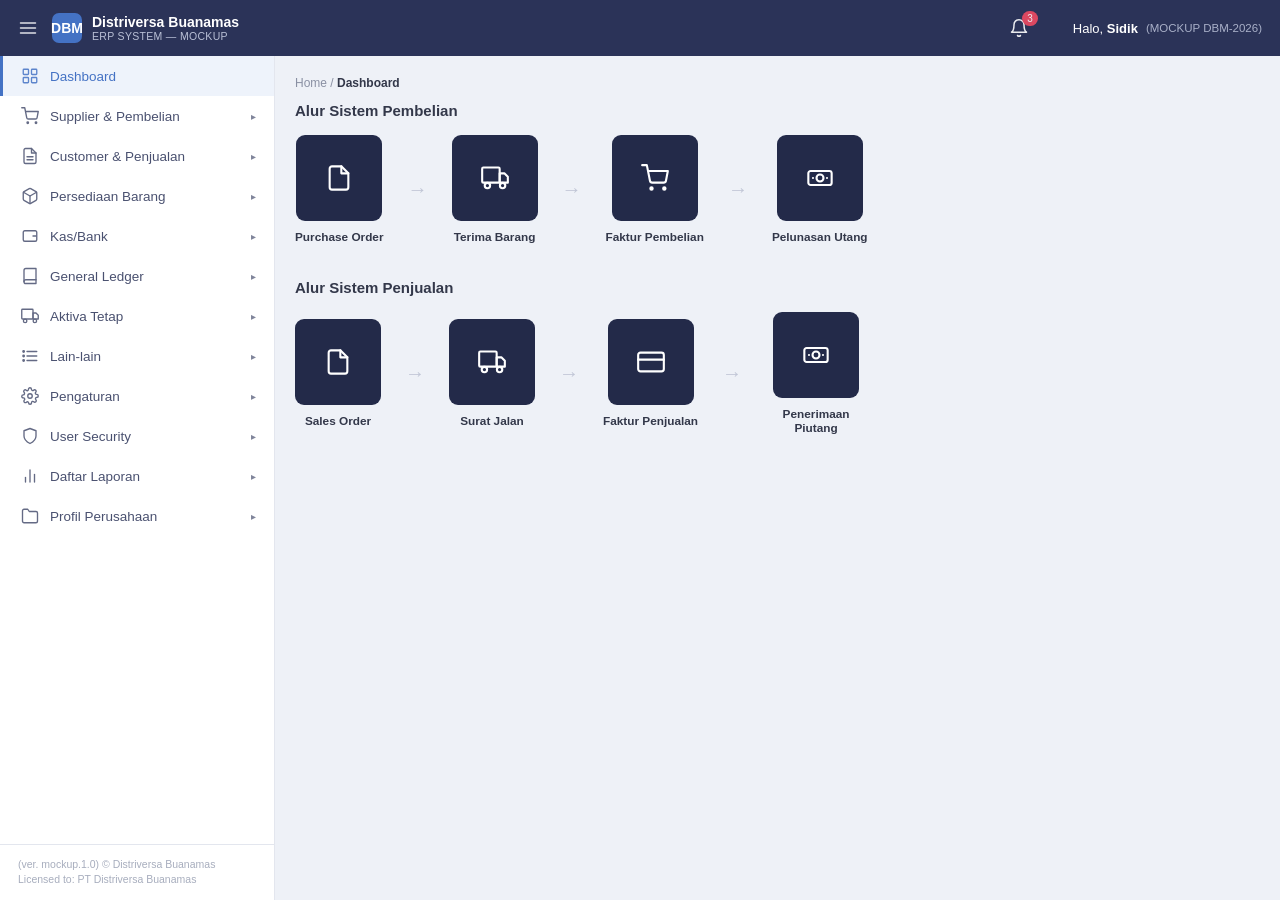
<file: index.html>
<!DOCTYPE html>
<html lang="id">
<head>
<meta charset="UTF-8">
<meta name="viewport" content="width=device-width, initial-scale=1.0">
<title>PT Distriversa Buanamas — ERP Mockup</title>
<link rel="stylesheet" href="css/style.css">
</head>
<body>
<div class="topbar">
  <div class="left">
    <span class="hamburger" id="hamburgerBtn"></span>
    <div class="brand">
      <div class="logo-badge">DBM</div>
      <div class="full-name">Distriversa Buanamas<small>ERP SYSTEM — MOCKUP</small></div>
    </div>
  </div>
  <div class="topbar-right">
    <span class="icon-wrap" id="notifBtn" title="Notifikasi"><span class="badge" id="notifBadge" style="display:none;"></span></span>
    <span class="icon-wrap" title="Keamanan"></span>
    <div class="user-greet">
      <span>Halo, <span class="uname">Sidik</span></span>
      <span class="udemo">(MOCKUP DBM-2026)</span>
    </div>
  </div>
</div>

<div class="layout" id="layout">
  <aside class="sidebar">
    <div class="sidebar-scroll" id="sidebarScroll"></div>
    <div class="sidebar-footer">
      (ver. mockup.1.0) &copy; Distriversa Buanamas<br>
      Licensed to: PT Distriversa Buanamas
    </div>
  </aside>
  <main class="content" id="content"></main>
</div>

<!-- Vendor library (Chart.js, dibundel lokal supaya tidak butuh koneksi internet) -->
<script src="js/vendor/chart.umd.js"></script>
<!-- App scripts: urutan load penting (data/menu dipakai oleh app.js) -->
<script src="js/icons.js"></script>
<script src="js/data.js"></script>
<script src="js/menu.js"></script>
<script src="js/core.js"></script>
</body>
</html>
</file>
<file: css/style.css>
:root{
  --navy:#2b3358;
  --navy-2:#232a49;
  --blue:#4472c4;
  --blue-light:#29b6f6;
  --bg:#eef1f7;
  --card-bg:#ffffff;
  --text:#33384a;
  --text-light:#8a90a3;
  --border:#e3e6ee;
  --red:#ef4b62;
  --teal:#17c3c3;
  --yellow:#f0b429;
  --green:#27ae60;
}
*{box-sizing:border-box;margin:0;padding:0;}
body{font-family:'Segoe UI',Arial,sans-serif;background:var(--bg);color:var(--text);font-size:14px;}
a{color:inherit;text-decoration:none;}

/* ===== Topbar ===== */
.topbar{height:56px;background:var(--navy);color:#fff;display:flex;align-items:center;justify-content:space-between;padding:0 18px;position:sticky;top:0;z-index:50;}
.topbar .left{display:flex;align-items:center;gap:14px;}
.hamburger{cursor:pointer;opacity:.85;display:flex;}
.brand{display:flex;align-items:center;gap:10px;font-weight:600;font-size:17px;}
.brand .logo-badge{width:30px;height:30px;border-radius:7px;background:var(--blue);display:flex;align-items:center;justify-content:center;font-weight:700;font-size:14px;flex-shrink:0;}
.brand .full-name{font-size:14px;font-weight:600;}
.brand .full-name small{display:block;font-size:10.5px;font-weight:400;color:#b9c0d6;letter-spacing:.03em;}
.topbar-right{display:flex;align-items:center;gap:22px;font-size:13px;}
.icon-wrap{position:relative;cursor:pointer;opacity:.9;display:flex;}
.icon-wrap svg{flex-shrink:0;}
.badge{position:absolute;top:-7px;right:-9px;background:var(--red);color:#fff;font-size:10px;padding:1px 5px;border-radius:8px;line-height:1.3;}
/* 2026-08-24 — dropdown notifikasi topbar (fitur "Notifikasi Stock
   Request Baru"). PERTAMA KALINYA mockup ini punya panel dropdown
   yang benar-benar mengambang (position:absolute, bukan modal-overlay
   di tengah layar) — dianchor ke .icon-wrap (#notifBtn) yang sudah
   position:relative sejak awal untuk .badge, jadi cukup ditambah
   panelnya sebagai child ke-3 elemen itu. */
.notif-dropdown{position:absolute;top:32px;right:-14px;width:340px;max-width:88vw;background:var(--card-bg);color:var(--text);border-radius:8px;box-shadow:0 10px 28px rgba(20,20,40,.28);z-index:120;overflow:hidden;text-align:left;cursor:default;}
.notif-dropdown-header{background:var(--navy-2);color:#fff;padding:10px 14px;font-size:12.8px;font-weight:700;}
.notif-list{max-height:360px;overflow-y:auto;}
.notif-item{padding:9px 14px;border-bottom:1px solid var(--border);cursor:pointer;}
.notif-item:last-child{border-bottom:none;}
.notif-item:hover{background:#f4f6fb;}
.notif-item .notif-title{display:flex;align-items:center;gap:6px;font-size:12.6px;font-weight:700;color:var(--blue);}
.notif-item .notif-title svg{flex-shrink:0;color:var(--blue);}
.notif-item .notif-sub{font-size:11.5px;color:var(--text);margin:2px 0 0 20px;}
.notif-item .notif-date{font-size:10.8px;color:var(--text-light);margin:2px 0 0 20px;}
.notif-empty{padding:22px 14px;text-align:center;color:var(--text-light);font-size:12.3px;}
.user-greet{display:flex;align-items:center;gap:8px;white-space:nowrap;}
.user-greet .uname{font-weight:600;}
.user-greet .udemo{color:#a9b0c8;font-size:11.5px;}

/* ===== Layout ===== */
.layout{display:flex;min-height:calc(100vh - 56px);}
.sidebar{width:275px;background:#fff;border-right:1px solid var(--border);flex-shrink:0;display:flex;flex-direction:column;transition:width .15s,opacity .1s;}
.sidebar-scroll{overflow-y:auto;flex:1;padding-bottom:6px;}
.layout.collapsed .sidebar{width:0;opacity:0;overflow:hidden;border:none;}

.menu-top{display:flex;align-items:center;gap:11px;padding:11px 18px;cursor:pointer;color:#4a5170;font-size:13.5px;border-left:3px solid transparent;user-select:none;}
.menu-top svg{flex-shrink:0;opacity:.85;}
.menu-top:hover{background:#f4f6fb;}
.menu-top.active-parent{background:var(--navy);color:#fff;border-left-color:var(--blue-light);}
.menu-top.active-parent svg{opacity:1;}
.menu-top .chev{margin-left:auto;font-size:10px;transition:transform .15s;opacity:.7;}
.menu-top.open .chev{transform:rotate(90deg);}
.menu-top.leaf.current{background:#eef3fb;color:var(--blue);border-left-color:var(--blue);}

.submenu{display:none;padding:2px 0 10px 0;background:#fafbfd;}
.submenu.open{display:block;}
.submenu-header{font-size:10.5px;font-weight:700;color:#a7adbd;text-transform:uppercase;padding:12px 18px 5px 45px;letter-spacing:.04em;}
.submenu-item{display:flex;align-items:center;gap:9px;padding:6.5px 18px 6.5px 45px;font-size:12.8px;color:#5b6178;cursor:pointer;}
.submenu-item:hover{background:#eef1f9;color:var(--blue);}
.submenu-item.current{color:var(--blue);font-weight:600;background:#e9f0fb;}
.submenu-item .dot{width:6px;height:6px;border-radius:50%;border:1.6px solid #b7bccb;flex-shrink:0;}
.submenu-item.current .dot{border-color:var(--blue);background:var(--blue);}

.sidebar-footer{padding:12px 18px;border-top:1px solid var(--border);font-size:10.5px;color:#a7adbd;line-height:1.5;}

/* ===== Content ===== */
.content{flex:1;padding:20px;overflow-x:hidden;min-width:0;}
.breadcrumb{font-size:12px;color:var(--text-light);margin-bottom:12px;}
.breadcrumb b{color:var(--text);font-weight:600;}

.kpi-row{display:flex;gap:16px;margin-bottom:18px;flex-wrap:wrap;}
.kpi-card{flex:1;min-width:225px;border-radius:9px;padding:18px 20px;color:#fff;position:relative;overflow:hidden;display:flex;flex-direction:column;justify-content:center;gap:3px;min-height:74px;}
.kpi-card .kpi-icon{position:absolute;left:14px;top:50%;transform:translateY(-50%);font-size:20px;opacity:.28;}
.kpi-card .kpi-icon svg{width:34px;height:34px;}
.kpi-card .kpi-value{font-size:25px;font-weight:700;text-align:right;}
.kpi-card .kpi-label{font-size:12.5px;text-align:right;opacity:.95;}
.kpi-red{background:var(--red);} .kpi-teal{background:var(--teal);} .kpi-yellow{background:var(--yellow);} .kpi-green{background:var(--green);}

.card{background:var(--card-bg);border-radius:9px;box-shadow:0 1px 3px rgba(20,20,50,.07);margin-bottom:18px;overflow:hidden;}
.card-header{display:flex;align-items:center;justify-content:space-between;padding:14px 18px;border-bottom:1px solid var(--border);gap:10px;flex-wrap:wrap;}
.card-header h3{font-size:14.5px;font-weight:700;}
.card-header .sub{font-size:11px;color:var(--text-light);font-weight:400;margin-left:6px;}
.card-body{padding:18px;}
.dark-header{background:var(--navy);color:#fff;}
.dark-header h3{color:#fff;display:flex;align-items:center;gap:8px;}
.chip{background:var(--blue-light);color:#0b3a4d;font-size:11.5px;padding:4px 12px;border-radius:14px;font-weight:600;white-space:nowrap;}
.refresh-ic{opacity:.6;cursor:pointer;}

.grid-2{display:grid;grid-template-columns:1fr 1fr;gap:18px;}
.grid-2>.card{min-width:0;}
@media (max-width:1150px){.grid-2{grid-template-columns:1fr;}}

.flow-row{display:flex;gap:24px;align-items:center;flex-wrap:wrap;}
.flow-step{display:flex;flex-direction:column;align-items:center;gap:9px;}
.flow-box{width:86px;height:86px;background:var(--navy-2);border-radius:9px;display:flex;align-items:center;justify-content:center;color:#fff;}
.flow-box svg{width:28px;height:28px;}
.flow-label{font-size:11.8px;font-weight:600;text-align:center;max-width:100px;line-height:1.25;}
.flow-arrow{color:#c1c6d6;font-size:20px;}
.flow-extra{margin-left:110px;margin-top:14px;}
.quick-links{display:flex;gap:16px;margin-top:22px;flex-wrap:wrap;}
.quick-link{flex:1;min-width:150px;background:var(--blue);color:#fff;border-radius:9px;padding:16px;display:flex;flex-direction:column;align-items:center;gap:8px;font-size:12.5px;font-weight:600;text-align:center;cursor:pointer;transition:background .15s;}
.quick-link svg{width:22px;height:22px;}
.quick-link:hover{background:#3a63ac;}

/* Branching flow diagram (grid-based, e.g. Purchase Transaction Flow) */
.flow-grid{display:grid;grid-template-columns:96px 40px 96px 40px 96px 40px 96px;row-gap:24px;align-items:start;overflow-x:auto;padding-bottom:4px;}
.flow-grid .flow-arrow{display:flex;align-items:center;justify-content:center;height:86px;}
.flow-box.quick{background:var(--blue);cursor:pointer;transition:background .15s;}
.flow-box.quick:hover{background:#3a63ac;}

/* Average cycle timeline */
.cycle-row{display:flex;align-items:flex-start;justify-content:space-between;position:relative;padding:10px 6px 4px;gap:6px;}
.cycle-row::before{content:'';position:absolute;left:34px;right:34px;top:29px;height:2px;background:var(--border);z-index:0;}
.cycle-node{display:flex;flex-direction:column;align-items:center;gap:9px;font-size:12px;color:var(--blue);position:relative;z-index:1;max-width:110px;text-align:center;}
.cycle-node .dot{width:12px;height:12px;border-radius:50%;background:#27ae60;border:3px solid #fff;box-shadow:0 0 0 1.5px #27ae60;margin-top:23px;}
.cycle-mid{width:58px;height:58px;border-radius:50%;background:#eef1f7;border:1px solid var(--border);display:flex;align-items:center;justify-content:center;font-weight:700;font-size:13.5px;color:var(--text);position:relative;z-index:1;flex-shrink:0;}

/* Scrollable table body for dashboard widgets */
.scroll-table{max-height:320px;overflow-y:auto;}

table{width:100%;border-collapse:collapse;font-size:12.8px;}
thead th{background:var(--navy);color:#fff;text-align:left;padding:9px 12px;font-weight:600;white-space:nowrap;}
tbody td{padding:8px 12px;border-bottom:1px solid var(--border);color:#454b5f;white-space:nowrap;}
tbody tr:hover{background:#f7f9fd;}
.text-right{text-align:right;}
.table-wrap{overflow-x:auto;}
.table-toolbar{display:flex;justify-content:space-between;align-items:center;padding:12px 18px;gap:10px;flex-wrap:wrap;}
.table-toolbar select,.table-toolbar input{border:1px solid var(--border);border-radius:5px;padding:6px 10px;font-size:12.8px;}
.table-toolbar input{min-width:230px;}
.table-footer{display:flex;justify-content:space-between;align-items:center;padding:12px 18px;font-size:12px;color:var(--text-light);flex-wrap:wrap;gap:8px;}
.pager button{border:1px solid var(--border);background:#fff;padding:5px 10px;margin-right:4px;border-radius:4px;font-size:12px;cursor:pointer;color:var(--text);}
.pager button.active{background:var(--blue);color:#fff;border-color:var(--blue);}

.status-pill{padding:2.5px 10px;border-radius:12px;font-size:11px;font-weight:600;display:inline-block;}
.status-paid{background:#e3f8ec;color:#1a9c53;}
.status-open{background:#eef1f7;color:#7b8194;}
.status-overdue{background:#fdeaec;color:#e0405b;}
.status-aktif{background:#e3f8ec;color:#1a9c53;}
.status-nonaktif{background:#fdeaec;color:#e0405b;}

.placeholder-box{border:1.6px dashed var(--border);border-radius:9px;padding:60px 20px;text-align:center;color:var(--text-light);}
.placeholder-box .pico{margin-bottom:14px;display:flex;justify-content:center;opacity:.5;}
.placeholder-box .pico svg{width:46px;height:46px;}
.placeholder-box p{max-width:420px;margin:6px auto 0;font-size:13px;line-height:1.6;}

.btn-primary{background:var(--blue);color:#fff;border:none;padding:9px 16px;border-radius:6px;font-size:12.8px;font-weight:600;cursor:pointer;display:flex;align-items:center;gap:6px;}
.btn-primary:hover{background:#3a63ac;}
.page-head{display:flex;justify-content:space-between;align-items:flex-start;margin-bottom:14px;flex-wrap:wrap;gap:10px;}
.page-head h2{font-size:18.5px;}
canvas{max-width:100%;}
.footer-note{text-align:center;font-size:11px;color:var(--text-light);padding:18px 0 6px;}

.profile-grid{display:grid;grid-template-columns:180px 1fr;row-gap:14px;column-gap:16px;max-width:640px;}
.profile-grid dt{color:var(--text-light);font-size:12.8px;}
.profile-grid dd{font-weight:600;font-size:13.5px;}
.report-list{display:grid;grid-template-columns:repeat(auto-fill,minmax(230px,1fr));gap:14px;}
.report-item{display:flex;align-items:center;gap:12px;background:#fff;border:1px solid var(--border);border-radius:8px;padding:14px;cursor:pointer;}
.report-item:hover{border-color:var(--blue);}
.report-item .ric{width:38px;height:38px;border-radius:8px;background:#eaf1fb;color:var(--blue);display:flex;align-items:center;justify-content:center;flex-shrink:0;}
.report-item .ric svg{width:19px;height:19px;}
.report-item .rtitle{font-size:12.8px;font-weight:600;}

/* ===== Icon buttons (tabel Ubah/Hapus) ===== */
.icon-btn{width:30px;height:30px;border-radius:5px;border:none;display:inline-flex;align-items:center;justify-content:center;cursor:pointer;color:#fff;}
.icon-btn svg{width:15px;height:15px;}
.icon-btn.edit{background:var(--blue);}
.icon-btn.edit:hover{background:#3a63ac;}
.icon-btn.del{background:var(--red);}
.icon-btn.del:hover{background:#d63c52;}
.gl-account-header td{background:#eaf1fb;font-weight:700;color:var(--navy);}

/* ===== Report Center (menu "Daftar Laporan") — 2026-08-21 =====
   Tabel list report generik (No./Report/Keterangan/Permission
   Code/Print/Edit Report/Reset Report) dipakai bersama oleh 10
   submenu "Daftar Laporan" — lihat js/pages/reports.template.js.
   FIX 2026-08-21 (lanjutan): kolom "Report" & "Keterangan" di
   thead tidak diberi width, jadi dengan table-layout:auto bawaan
   browser, kolom Keterangan (isinya kalimat panjang) melebar
   mengikuti teks terpanjangnya tanpa batas — mendorong Permission
   Code & 3 kolom tombol (Print/Edit Report/Reset Report) keluar
   dari area kartu/viewport (perlu scroll horizontal yang tidak
   disadari user, jadi tombolnya terlihat seperti "tidak ada").
   Diperbaiki dengan table-layout:fixed + width:100% di sini, dan
   width tetap untuk kolom Report (210px, lihat .template.js) —
   kolom Keterangan otomatis mengambil sisa lebar yang ada lalu
   teksnya WAJIB wrap ke baris baru (bukan melebar) via
   overflow-wrap/word-break di bawah. */
.rc-table{table-layout:fixed;width:100%;}
.rc-table th{white-space:normal;font-size:11.5px;text-align:left;}
.rc-table td{font-size:12.6px;vertical-align:middle;white-space:normal;overflow-wrap:break-word;word-break:break-word;}
.rc-group-row td{background:#f2f4f9;font-weight:700;color:var(--navy);font-size:12px;letter-spacing:.02em;padding:8px 12px;}
.rc-ket{color:var(--text-light);}
.rc-icon-btn{width:28px;height:28px;border-radius:5px;border:none;display:inline-flex;align-items:center;justify-content:center;cursor:pointer;color:#fff;}
.rc-icon-btn svg{width:14px;height:14px;}
.rc-icon-btn.rc-print,.rc-icon-btn.rc-edit{background:var(--blue-light);}
.rc-icon-btn.rc-print:hover,.rc-icon-btn.rc-edit:hover{background:#1ba0c9;}
.rc-icon-btn.rc-reset{background:var(--red);}
.rc-icon-btn.rc-reset:hover{background:#d63c52;}
.btn-secondary{background:#eef1f7;color:var(--text);border:none;padding:9px 16px;border-radius:6px;font-size:12.8px;font-weight:600;cursor:pointer;}
.btn-secondary:hover{background:#e3e6ee;}
.btn-danger{background:var(--red);color:#fff;border:none;padding:9px 16px;border-radius:6px;font-size:12.8px;font-weight:600;cursor:pointer;}
.btn-danger:hover{background:#d63c52;}
.btn-teal{background:var(--blue-light);color:#fff;border:none;padding:9px 16px;border-radius:6px;font-size:12.8px;font-weight:600;cursor:pointer;display:inline-flex;align-items:center;gap:6px;}
.btn-teal:hover{background:#1ba0c9;}
.btn-warning{background:var(--yellow);color:#fff;border:none;padding:9px 16px;border-radius:6px;font-size:12.8px;font-weight:600;cursor:pointer;display:inline-flex;align-items:center;gap:6px;white-space:nowrap;}
.btn-warning:hover{background:#d99a1f;}

/* ===== Toggle switch (dipakai di list Jurnal Pembelian: Konsinyasi?/Non Aktif?) ===== */
.toggle-switch{position:relative;display:inline-block;width:40px;height:22px;vertical-align:middle;}
.toggle-switch input{opacity:0;width:0;height:0;}
.toggle-slider{position:absolute;inset:0;background:#ccced8;border-radius:22px;cursor:pointer;transition:.15s;}
.toggle-slider:before{content:'';position:absolute;height:16px;width:16px;left:3px;top:3px;background:#fff;border-radius:50%;transition:.15s;box-shadow:0 1px 2px rgba(0,0,0,.25);}
.toggle-switch input:checked + .toggle-slider{background:var(--blue);}
.toggle-switch input:checked + .toggle-slider:before{transform:translateX(18px);}

/* ===== Alert banner (Jurnal Pembelian: peringatan jurnal sudah dipakai) ===== */
.alert-warning{background:#fdf1cf;color:#6b5215;border:1px solid #f3ddA0;border-radius:7px;padding:12px 16px;font-size:12.8px;font-weight:600;margin-bottom:16px;}

/* ===== Field table (Jurnal Pembelian: Nama Jurnal/Mata Uang/Cabang) ===== */
.field-table{width:100%;border-collapse:collapse;margin-bottom:16px;border:1px solid var(--border);}
.field-table td{padding:10px 14px;border-bottom:1px solid var(--border);vertical-align:middle;font-size:12.8px;}
.field-table tr:last-child td{border-bottom:none;}
.field-table td.flabel{background:#f7f8fb;font-weight:600;color:var(--text);width:160px;white-space:nowrap;}
.field-table td input,.field-table td select{width:100%;border:1px solid var(--border);border-radius:6px;padding:8px 10px;font-size:12.8px;font-family:inherit;}
.field-table td input:disabled,.field-table td input[readonly]{background:#f4f6fb;color:var(--text-light);}
/* Checkbox di dalam .field-table (dipakai Gudang: Default/Gudang Transit/
   Near ED/Reject/Gudang Cadangan/Konsinyasi) TIDAK boleh ikut width:100%
   seperti input teks/select di atas — kalau ikut, layout-nya (bukan
   tampilan visualnya) jadi selebar kolom, mendorong elemen sebaris
   sesudahnya (misal label+input "Hari Peringatan") keluar dari batas
   card. Override width:auto khusus untuk type=checkbox. */
.field-table td input[type=checkbox]{width:auto;vertical-align:middle;}

/* ===== Akun table (Jurnal Pembelian: baris akun label + input+cari+hapus + nama akun) ===== */
.jp-akun-table{width:100%;border-collapse:collapse;border:1px solid var(--border);margin-bottom:18px;}
.jp-akun-table td{padding:9px 14px;border-bottom:1px solid var(--border);vertical-align:middle;font-size:12.8px;}
.jp-akun-table tr:last-child td{border-bottom:none;}
.jp-akun-table td.jp-label{font-weight:600;color:var(--text);width:230px;}
.jp-akun-table td.jp-input{width:220px;}
.jp-akun-table td.jp-input .input-with-btn input{width:90px;}
.jp-akun-table td.jp-nama{color:var(--blue);}
.jp-section-title{font-weight:700;font-size:13.5px;color:var(--text);margin:6px 0 10px;}

/* ===== Modal (Tambah/Ubah/Hapus) ===== */
.modal-overlay{position:fixed;inset:0;background:rgba(20,20,40,.45);display:flex;align-items:center;justify-content:center;z-index:200;}
/* 2026-08-28 — modal dibuat flex-column dgn max-height layar &
   .modal-body yang scroll: modal tinggi (mis. filter FA-10 Lap Umur
   Piutang yang field-nya banyak) tidak lagi terpotong keluar layar —
   header & footer (tombol Close/Show Report) selalu terlihat, isi
   form-nya yang di-scroll. Berlaku global utk semua modal (modal
   pendek tidak terpengaruh karena max-height hanya membatasi). */
.modal-box{background:#fff;border-radius:9px;width:100%;max-width:420px;margin:0 16px;box-shadow:0 10px 40px rgba(0,0,0,.25);overflow:hidden;display:flex;flex-direction:column;max-height:calc(100vh - 48px);}
.modal-header{background:var(--navy);color:#fff;padding:14px 18px;font-size:14.5px;font-weight:700;display:flex;justify-content:space-between;align-items:center;}
.modal-header .close{cursor:pointer;opacity:.8;font-size:20px;line-height:1;}
.modal-header .close:hover{opacity:1;}
.modal-body{padding:20px 18px;overflow-y:auto;flex:1 1 auto;}
.modal-body p{font-size:13px;line-height:1.6;color:var(--text);}
.modal-footer{padding:14px 18px;border-top:1px solid var(--border);display:flex;justify-content:flex-end;gap:10px;}
.form-group{margin-bottom:14px;}
.form-group label{display:block;font-size:12.5px;color:var(--text-light);margin-bottom:6px;font-weight:600;}
.form-group input{width:100%;border:1px solid var(--border);border-radius:6px;padding:9px 12px;font-size:13px;font-family:inherit;}
.form-group input:focus{outline:none;border-color:var(--blue);}
.form-error{display:none;color:var(--red);font-size:11.5px;margin-top:5px;}
.form-group input:disabled,.form-group input[readonly]{background:#f4f6fb;color:var(--text-light);}
.link-add{display:inline-flex;align-items:center;gap:5px;font-size:12.5px;color:var(--blue);font-weight:600;margin-top:8px;text-decoration:none;}
.link-add:hover{text-decoration:underline;}
.btn-pick{padding:4px 12px;font-size:12px;}
/* Teks biru klik-untuk-pilih di dalam tabel picker (dipakai popup
   "Daftar Persediaan" bersama — Kode Barang/Nama Barang, lihat
   openPersediaanPicker() di core.js, sejak 2026-08-12 lanjutan lagi) */
.link-pick{background:none;border:none;padding:0;font:inherit;color:var(--blue);font-weight:600;cursor:pointer;text-align:left;}
.link-pick:hover{text-decoration:underline;}
.modal-body .table-wrap{margin-top:4px;}
.modal-body .table-wrap table th,.modal-body .table-wrap table td{padding:8px 10px;font-size:12.5px;}
.page-loading{padding:60px 0;text-align:center;color:var(--text-light);font-size:13px;}

/* ===== Form tambahan (select/textarea, grid 2 kolom, radio, checkbox) ===== */
.form-group select,.form-group textarea{width:100%;border:1px solid var(--border);border-radius:6px;padding:9px 12px;font-size:13px;font-family:inherit;background:#fff;}
.form-group select:focus,.form-group textarea:focus{outline:none;border-color:var(--blue);}
.form-group textarea{resize:vertical;min-height:64px;}
.form-grid{display:grid;grid-template-columns:1fr 1fr;column-gap:24px;}
@media (max-width:900px){.form-grid{grid-template-columns:1fr;}}
.form-grid-3{display:grid;grid-template-columns:1fr 1fr 1fr 1fr;column-gap:14px;}
@media (max-width:900px){.form-grid-3{grid-template-columns:1fr 1fr;}}
.form-section{margin:22px 0 14px;padding-top:16px;border-top:1px solid var(--border);font-size:13.5px;font-weight:700;color:var(--navy);display:flex;align-items:center;gap:8px;}
.field-pair{display:flex;gap:10px;}
.field-pair>div{flex:1;}
.field-pair select{width:auto;min-width:90px;}
.input-with-btn{display:flex;gap:8px;}
.input-with-btn input{flex:1;}
.radio-inline{display:flex;gap:20px;align-items:center;padding-top:6px;}
.radio-inline label{display:flex;align-items:center;gap:6px;font-weight:400;font-size:13px;color:var(--text);cursor:pointer;}
.radio-inline input{width:auto;}
.checkbox-row{display:flex;align-items:center;gap:8px;margin:12px 0;}
.checkbox-row label{font-weight:400;font-size:13px;color:var(--text);cursor:pointer;}
.checkbox-row input{width:auto;}
.form-page-actions{display:flex;justify-content:flex-end;gap:10px;margin-top:22px;padding-top:16px;border-top:1px solid var(--border);}
.btn-outline{background:#fff;color:var(--blue);border:1px solid var(--blue);padding:8px 14px;border-radius:6px;font-size:12.3px;font-weight:600;cursor:pointer;display:inline-flex;align-items:center;gap:6px;white-space:nowrap;}
.btn-outline:hover{background:#eaf1fb;}

/* Tombol toggle Status (Active/Non Active) — kolom Status di list
   Daftar Aktiva Tetap & tombol "Ubah Status" di form Master Fixed
   Asset (js/pages/fixed-asset.*, 2026-08-26). ".active" = aset
   sedang Active (tombol biru, aksi klik = nonaktifkan); ".nonactive"
   = aset sedang Non Active (tombol abu-abu, aksi klik = aktifkan). */
.btn-status-toggle{border:none;padding:6px 12px;border-radius:6px;font-size:11.8px;font-weight:600;cursor:pointer;white-space:nowrap;}
.btn-status-toggle.active{background:var(--blue);color:#fff;}
.btn-status-toggle.active:hover{background:#3a63ac;}
.btn-status-toggle.nonactive{background:#e2e5ec;color:var(--text-light);}
.btn-status-toggle.nonactive:hover{background:#d3d7e0;}

/* Tombol "Batalkan" gaya teks-polos (tanpa border/background) — dipakai
   pertama kali di form Master Sales Office (screenshot MASERP 2026-08-18
   menunjukkan "Batalkan" sebagai teks biru polos, BEDA dari .btn-outline
   yang punya border, dipakai form-page-actions modul lain seperti Rayon/
   Wilayah/Group User/Master User). Dibuat class terpisah supaya modul lain
   yang screenshot-nya memang menunjukkan tombol bordered tetap pakai
   .btn-outline apa adanya. */
.btn-link-plain{background:none;border:none;color:var(--blue);font-weight:600;font-size:12.8px;cursor:pointer;padding:9px 6px;}
.btn-link-plain:hover{text-decoration:underline;}

/* Ikon sort dekoratif kecil di header kolom list — dipakai pertama kali
   di Master Sales Office (screenshot menunjukkan ikon panah kecil di
   beberapa header kolom). Non-fungsional (murni visual), modul lain tidak
   memakainya karena screenshot masing-masing tidak menunjukkannya jelas. */
.th-sort{color:var(--text-light);font-size:10px;margin-left:4px;}
.toolbar-actions{display:flex;gap:8px;flex-wrap:wrap;justify-content:flex-end;}
.form-group input.readonly-cell,.form-group select.readonly-cell{background:#f4f6fb;color:var(--text-light);}

/* ===== Icon buttons tambahan (Stock Request: Lihat/Cetak) ===== */
.icon-btn.view{background:var(--navy-2);}
.icon-btn.view:hover{background:#171c33;}
.icon-btn.print{background:var(--teal);}
.icon-btn.print:hover{background:#12a3a3;}

/* ===== Status text (Stock Request: OPEN/CLOSED) ===== */
.st-open{color:var(--green);font-weight:700;}
.st-closed{color:var(--red);font-weight:700;}

/* ===== Group collapsible (Stock Request: Rincian per kategori) ===== */
.sr-group-block{border:1px solid var(--border);border-radius:7px;margin-bottom:16px;overflow:hidden;}
.sr-group-bar{display:flex;justify-content:space-between;align-items:center;background:#fbebea;color:#c0392b;font-weight:700;font-size:13px;padding:10px 14px;cursor:pointer;user-select:none;}
.sr-group-bar .chev{transition:transform .15s;display:flex;}
.sr-group-bar.open .chev{transform:rotate(180deg);}
.sr-group-body{display:none;}
.sr-group-body.open{display:block;}
.sr-detail-table{width:100%;border-collapse:collapse;}
.sr-detail-table th{background:#f7f8fb;color:var(--text);font-weight:700;text-align:left;padding:8px 12px;font-size:12px;border-bottom:1px solid var(--border);}
.sr-detail-table td{padding:8px 12px;border-bottom:1px solid var(--border);font-size:12.8px;}
.sr-detail-table tr:last-child td{border-bottom:none;}
.sr-detail-table input[type="number"]{width:90px;border:1px solid var(--border);border-radius:5px;padding:6px 8px;font-size:12.8px;}
.sr-detail-table input[type="number"]:disabled{background:#f4f6fb;color:var(--text-light);}
.sr-detail-table input[type="checkbox"]{width:16px;height:16px;cursor:pointer;}

/* ===== Chip button (Stock Request: filter periode di list) ===== */
.chip-btn{background:var(--blue-light);color:#fff;border:none;font-size:12px;padding:7px 14px;border-radius:6px;font-weight:600;cursor:pointer;display:inline-flex;align-items:center;gap:6px;}
.chip-btn:hover{background:#1ba0c9;}

/* ===== Purchase Order: grid 3 kolom, tombol cetak kecil di list,
   tabel rincian barang (banyak kolom kalkulasi), radio vertikal,
   kotak upload dekoratif ===== */
.po-grid-3{display:grid;grid-template-columns:1fr 1fr 1fr;column-gap:20px;}
@media (max-width:900px){.po-grid-3{grid-template-columns:1fr;}}
.po-grid-3 .form-group{margin-bottom:14px;}

.cetak-btn{background:var(--blue-light);color:#fff;border:none;padding:4px 10px;border-radius:5px;font-size:10.8px;font-weight:600;cursor:pointer;margin-top:4px;}
.cetak-btn:hover{background:#1ba0c9;}

.radio-group{display:flex;flex-direction:column;gap:10px;}
.radio-group label{display:flex;align-items:center;gap:8px;font-size:13px;color:var(--text);cursor:pointer;font-weight:400;}
.radio-group input{width:auto;}

.upload-box{border:1px solid var(--border);border-radius:6px;min-height:64px;overflow-y:auto;padding:6px 10px;font-size:12px;color:var(--text-light);background:#f9fafc;}

/* Kotak preview kecil dipakai sub-grid Legalitas Outlet/Pemilik (Master
   Customer) — placeholder thumbnail hasil "Upload File" per baris,
   dekoratif (tidak ada upload sungguhan di mockup ini). */
.leg-preview{width:56px;height:38px;border:1px dashed var(--border);border-radius:4px;background:#f9fafc;display:flex;align-items:center;justify-content:center;color:var(--text-light);}

/* Pager BARU — awalnya khusus sub-grid "Kecamatan" (Master Rayon), gaya
   lain dari .pager standar (First/Previous/1/2/3/Next/Last) dipakai modul
   lain: "First < [kotak nomor halaman] to Y Of Total > Last". FUNGSIONAL
   (bukan dekoratif) — lihat tplRyKecPager()/openRyKecPage() di
   master-rayon.js. Sejak 2026-08-18 dipakai ULANG sebagai pager LIST UTAMA
   (bukan cuma sub-grid) di Group User (menu User Security), sesuai
   screenshot "Daftar Group Hak Akses" yang punya gaya pager identik —
   lihat tplGuPager() di group-user.template.js. Class CSS ini generik
   (tidak spesifik nama "ry"), jadi aman dipakai lintas modul apa pun. */
.ry-kec-pager{display:flex;align-items:center;gap:6px;font-size:12px;color:var(--text-light);flex-wrap:wrap;}
.ry-kec-pager button{border:1px solid var(--border);background:#fff;padding:4px 9px;border-radius:4px;font-size:12px;cursor:pointer;color:var(--text);}
.ry-kec-pager button:disabled{opacity:.45;cursor:default;}
.ry-kec-pager input{width:42px;text-align:center;border:1px solid var(--border);border-radius:4px;padding:4px 6px;font-size:12px;}

.po-textarea{width:100%;border:1px solid var(--border);border-radius:6px;padding:8px 10px;font-size:12.8px;font-family:inherit;resize:vertical;}

.po-item-table{width:100%;border-collapse:collapse;font-size:12.5px;}
.po-item-table th{background:#f7f8fb;color:var(--text);font-weight:700;text-align:left;padding:8px 10px;font-size:11.2px;border-bottom:1px solid var(--border);white-space:nowrap;}
.po-item-table td{padding:6px 8px;border-bottom:1px solid var(--border);vertical-align:middle;}
.po-item-table input,.po-item-table select{width:100%;border:1px solid var(--border);border-radius:5px;padding:6px 8px;font-size:12px;font-family:inherit;}
.po-item-table input[type="number"]{text-align:right;}
.po-item-table input:disabled,.po-item-table textarea:disabled{background:#f4f6fb;color:var(--text-light);}
.po-item-table textarea{width:100%;border:1px solid var(--border);border-radius:5px;padding:6px 8px;font-size:12px;resize:vertical;min-height:34px;font-family:inherit;}
.po-item-table input[type="checkbox"]{width:16px;height:16px;}

/* Tabel "Daftar Inventory" di Price List By Province — 4 kolom Harga
   Jual x 3 sub-kolom (Satuan/Lama/Baru) = 15 kolom total, terlalu
   sempit kalau dipaksa muat 1 layar penuh (input Baru jadi nyaris tak
   kelihatan). Dikasih min-width supaya browser overflow-scroll
   horizontal (.table-wrap sudah overflow-x:auto) alih-alih memampatkan
   tiap kolom sampai tidak terbaca — sama seperti versi asli MASERP
   yang juga scrollable ke kanan untuk kolom Harga Jual 3/4. */
.plz-price-table{min-width:1300px;}
.plz-price-table td:nth-child(6),.plz-price-table td:nth-child(9),.plz-price-table td:nth-child(12),.plz-price-table td:nth-child(15){min-width:90px;}
.po-rincian-table td:nth-child(2),.po-rincian-table td:nth-child(4){min-width:120px;}

/* ===== Picking List: tag input multi-value (field "Picker"), satu-satunya
   komponen CSS BENAR-BENAR baru untuk modul ini — semua yang lain reuse
   .field-table/.field-pair/.input-with-btn/.link-add/.btn-pick/.chip-btn/
   .po-item-table/.icon-btn/.form-page-actions yang sudah ada. Warna chip
   pakai var(--blue-light) (bukan warna baru) supaya konsisten dengan
   .chip-btn yang sudah ada di list Stock Request/Purchase Order/Sales
   Order. ===== */
.tag-box{display:flex;flex-wrap:wrap;gap:6px;align-items:center;min-height:38px;padding:6px 10px;border:1px solid var(--border);border-radius:6px;background:#fff;}
.tag-chip{display:inline-flex;align-items:center;gap:6px;background:var(--blue-light);color:#fff;font-size:12px;font-weight:600;padding:4px 8px;border-radius:14px;}
.tag-chip .rm{cursor:pointer;font-weight:700;}

/* ===== Picking List: kolom aksi "Checked" — teal, class TERPISAH dari
   .icon-btn.print (walau warnanya sama, var(--teal)) supaya semantiknya
   jelas beda aksi (Checked vs Cetak) di markup/kode, bukan reuse literal
   class yang sama. ===== */
.icon-btn.check{background:var(--teal);}
.icon-btn.check:hover{background:#12a3a3;}

/* ===== Invoice: tombol Ubah/Hapus/Posting yang di-disable permanen
   setelah Invoice di-posting (transisi satu arah, lihat komentar
   openInvPostingConfirm() di js/pages/invoice.js) — gap CSS genuinely
   baru, belum ada treatment "disabled" utk .icon-btn di modul manapun
   sebelumnya (Picking List/Sales Order pakai disabled HANYA di
   input/select, bukan tombol icon). ===== */
.icon-btn.disabled,.icon-btn[disabled]{opacity:.4;pointer-events:none;cursor:not-allowed;}

/* ===== Invoice: tab switcher "Detail Transaksi" / "Rincian Jurnal Akun"
   — komponen UI baru, belum ada modul lain di mockup ini yang butuh
   tab. Dibuat minimal (2 tombol toggle underline biru), tanpa animasi. ===== */
.inv-tabs{display:flex;gap:4px;margin:18px 0 14px;border-bottom:1px solid var(--border);}
.inv-tab-btn{background:none;border:none;padding:10px 16px;font-size:13px;font-weight:600;color:var(--text-light);cursor:pointer;border-bottom:2px solid transparent;margin-bottom:-1px;}

/* ===== Monitoring Control Delivery (2026-08-26) =====
   .btn-mcd-teal — tombol "Diterima Customer" pada kolom Update Status.
   Class BARU (bukan reuse .btn-teal yang sudah ada) karena .btn-teal
   ternyata memakai var(--blue-light) (cyan-biru), BUKAN var(--teal)
   asli (#17c3c3, sudah dipakai .icon-btn.check/.icon-btn.print) — warna
   turquoise di screenshot cocok dgn var(--teal) asli, bukan .btn-teal
   yang namanya menyesatkan. */
.btn-mcd-teal{background:var(--teal);color:#fff;border:none;padding:7px 12px;border-radius:5px 0 0 5px;font-size:12px;font-weight:600;cursor:pointer;display:inline-flex;align-items:center;gap:5px;white-space:nowrap;}
.btn-mcd-teal:hover{background:#12a3a3;}
.mcd-action-wrap{display:inline-flex;gap:1px;align-items:center;}
.mcd-action-wrap .icon-btn.refresh{border-radius:0 5px 5px 0;}

/* Tombol refresh (dekoratif) di sebelah .btn-mcd-teal — kuning, belum
   ada variant .icon-btn ini sebelumnya (.btn-warning yang ada berupa
   tombol teks penuh, bukan icon-btn bujur sangkar). */
.icon-btn.refresh{background:var(--yellow);}
.icon-btn.refresh:hover{background:#d99a1f;}

/* Menu kecil position:fixed (dropdown filter status "All" & dropdown
   aksi "Diterima Customer"/"Sudah Tukar Faktur / Pemberkasan") — pola
   BARU, beda dari .notif-dropdown topbar yang di-append sbg child
   tombolnya sendiri (position:absolute) — di sini di-append ke
   document.body & posisinya dihitung manual dari getBoundingClientRect()
   tombol pemicu (lihat mcdOpenMenu() di monitoring-control-delivery.js),
   supaya aman dari potensi ke-clip oleh .table-wrap{overflow-x:auto}. */
.mcd-menu{background:#fff;border:1px solid var(--border);border-radius:6px;box-shadow:0 6px 18px rgba(20,20,40,.14);min-width:190px;padding:4px;display:flex;flex-direction:column;}
.mcd-menu button{background:none;border:none;text-align:left;padding:8px 10px;font-size:12.5px;color:var(--text);cursor:pointer;border-radius:4px;white-space:nowrap;}
.mcd-menu button:hover{background:#f2f5fb;color:var(--blue);}
.inv-tab-btn.active{color:var(--blue);border-bottom-color:var(--blue);}
</file>
